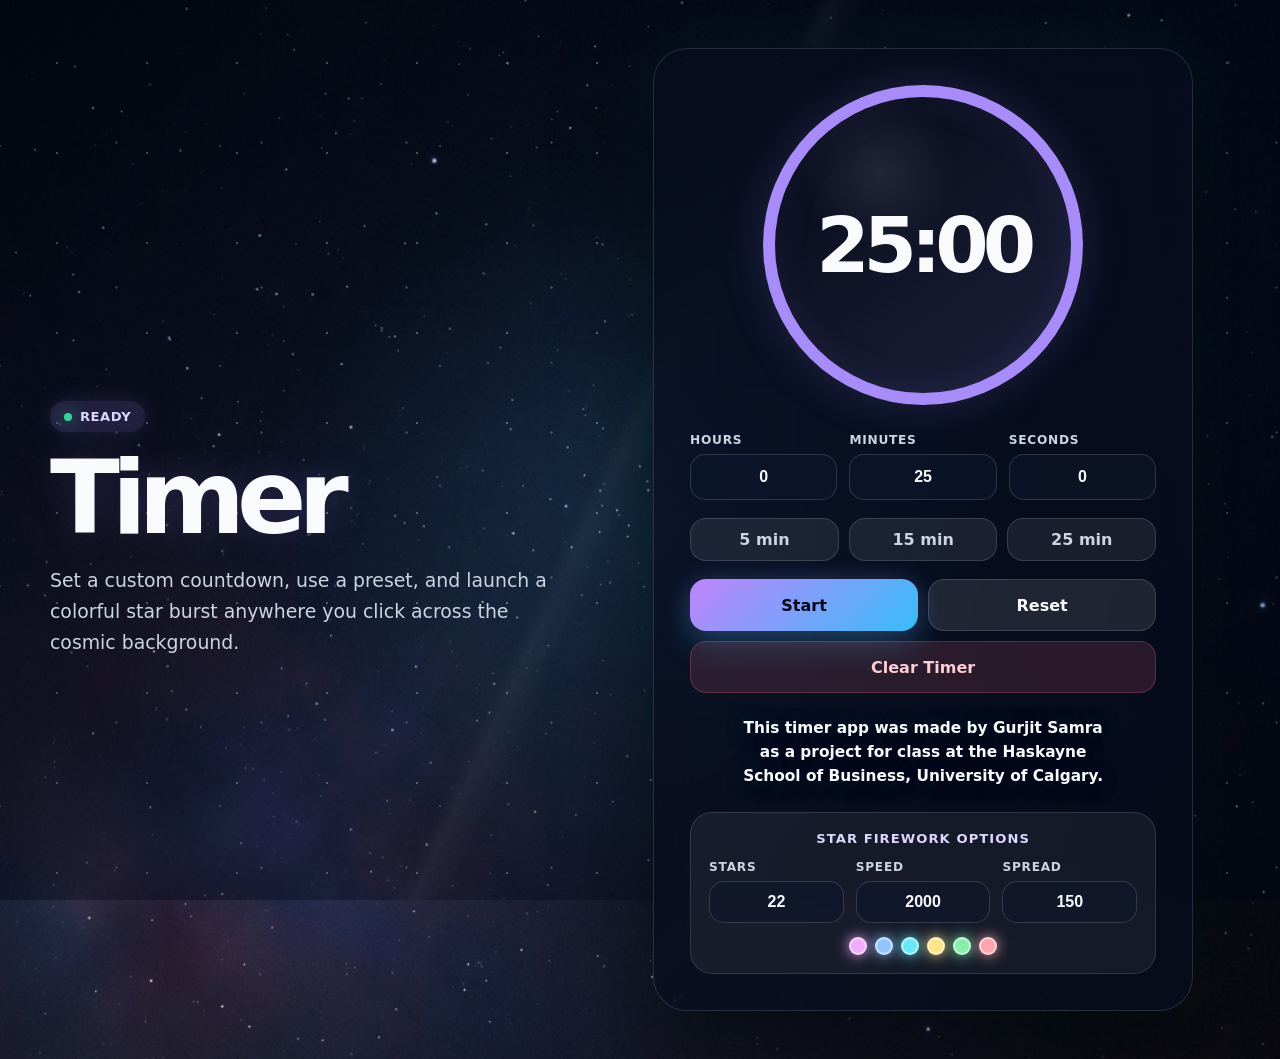
<file: Lab 1/timer-app/index.html>
<!DOCTYPE html>
<html lang="en">
<head>
  <meta charset="UTF-8" />
  <meta name="viewport" content="width=device-width, initial-scale=1.0" />
  <title>Timer</title>
  <link rel="stylesheet" href="css/styles.css" />
</head>
<body>
  <main class="app" aria-label="Space Timer App">
    <section class="hero">
      <div class="badge" aria-live="polite">
        <span class="badge-dot"></span>
        <span id="modeLabel">Ready</span>
      </div>
      <h1>Timer</h1>
      <p class="subtitle">Set a custom countdown, use a preset, and launch a colorful star burst anywhere you click across the cosmic background.</p>
    </section>

    <section class="timer-panel">
      <div class="timer-ring" id="timerRing" role="timer" aria-live="polite">
        <div class="timer-content">
          <div class="time" id="timeDisplay">25:00</div>
        </div>
      </div>

      <div class="inputs" aria-label="Timer duration inputs">
        <div class="field">
          <label for="hours">Hours</label>
          <input id="hours" type="text" value="0" inputmode="numeric" />
        </div>
        <div class="field">
          <label for="minutes">Minutes</label>
          <input id="minutes" type="text" value="25" inputmode="numeric" />
        </div>
        <div class="field">
          <label for="seconds">Seconds</label>
          <input id="seconds" type="text" value="0" inputmode="numeric" />
        </div>
      </div>

      <div class="quick-actions" aria-label="Preset timers">
        <button class="preset" data-minutes="5">5 min</button>
        <button class="preset" data-minutes="15">15 min</button>
        <button class="preset" data-minutes="25">25 min</button>
      </div>

      <div class="controls">
        <button class="btn btn-primary" id="startPauseBtn">Start</button>
        <button class="btn btn-secondary" id="resetBtn">Reset</button>
        <button class="btn btn-danger hidden" id="clearBtn">Clear Timer</button>
      </div>

      <p class="credit-text">This timer app was made by Gurjit Samra as a project for class at the Haskayne School of Business, University of Calgary.</p>

      <div class="customizer" aria-label="Star firework customization options">
        <p class="customizer-title">Star Firework Options</p>
        <div class="customizer-grid">
          <div class="field">
            <label for="starCountInput">Stars</label>
            <input id="starCountInput" type="text" value="22" inputmode="numeric" />
          </div>
          <div class="field">
            <label for="burstSpeedInput">Speed</label>
            <input id="burstSpeedInput" type="text" value="2000" inputmode="numeric" />
          </div>
          <div class="field">
            <label for="spreadInput">Spread</label>
            <input id="spreadInput" type="text" value="150" inputmode="numeric" />
          </div>
        </div>
        <div class="color-row" id="colorPreview" aria-label="Current star colors"></div>
      </div>
    </section>
  </main>

  <audio id="endSound" src="assets/sounds/timer-finished.mp3" preload="auto" loop></audio>

  <script src="js/script.js"></script>
</body>
</html>
</file>
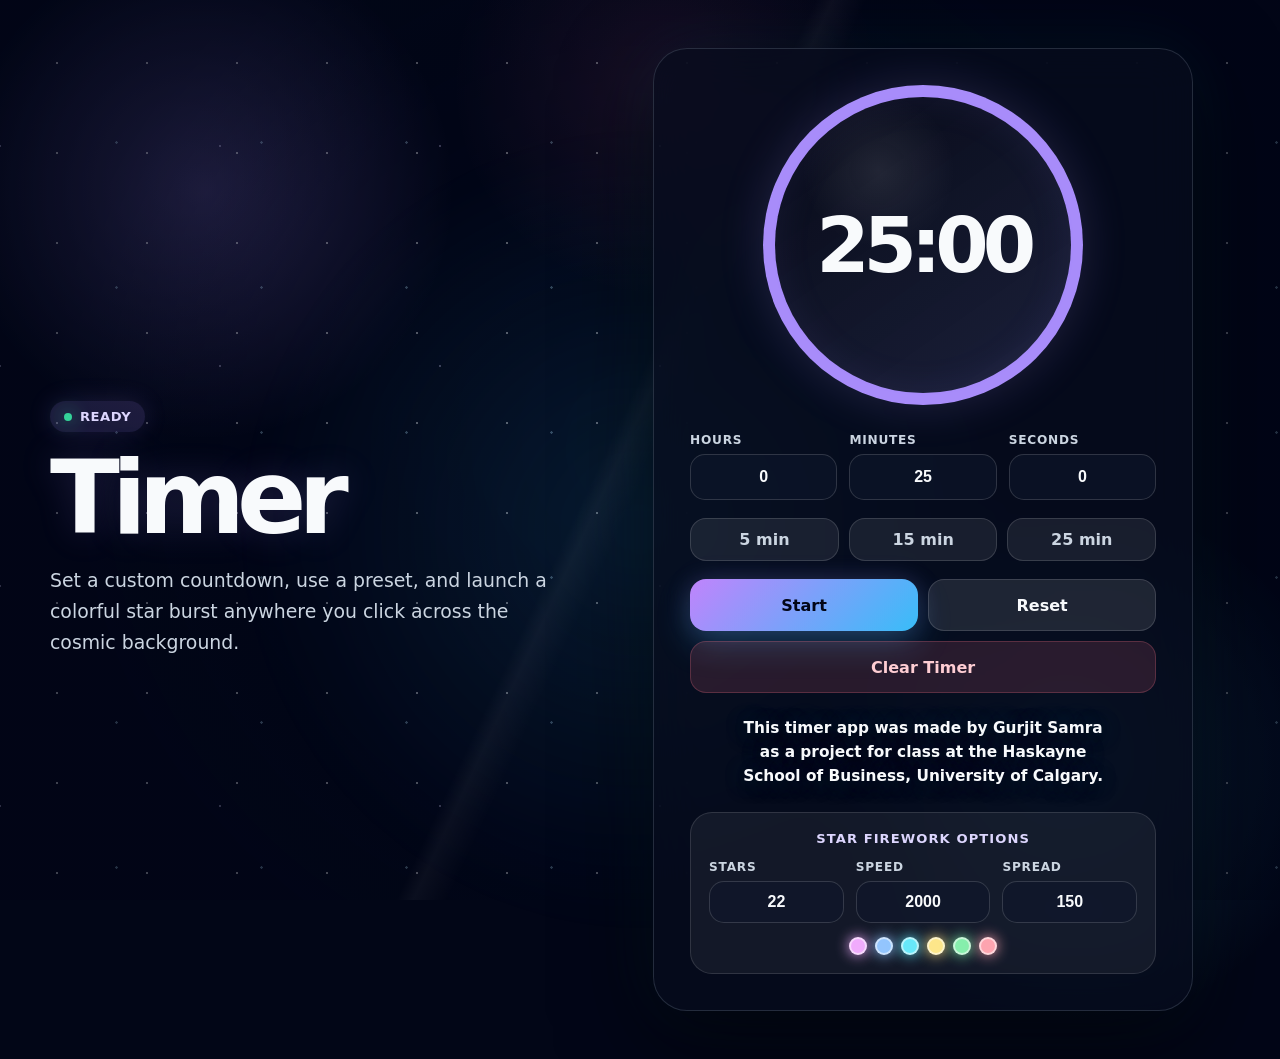
<file: Lab 1/professional_timer_app_v1.0.html>
<!DOCTYPE html>
<html lang="en">
<head>
  <meta charset="UTF-8" />
  <meta name="viewport" content="width=device-width, initial-scale=1.0" />
  <title>Space Timer</title>
  <style>
    :root {
      --bg: #020617;
      --panel: rgba(8, 13, 30, 0.72);
      --panel-border: rgba(148, 163, 184, 0.22);
      --text: #f8fafc;
      --muted: #cbd5e1;
      --primary: #a78bfa;
      --primary-2: #38bdf8;
      --danger: #fb7185;
      --success: #34d399;
      --shadow: 0 28px 90px rgba(0, 0, 0, 0.65);
    }

    * {
      box-sizing: border-box;
      margin: 0;
      padding: 0;
    }

    body {
      min-height: 100vh;
      font-family: Inter, ui-sans-serif, system-ui, -apple-system, BlinkMacSystemFont, "Segoe UI", sans-serif;
      color: var(--text);
      background:
        radial-gradient(circle at 16% 18%, rgba(167, 139, 250, 0.24), transparent 18%),
        radial-gradient(circle at 84% 72%, rgba(56, 189, 248, 0.18), transparent 20%),
        radial-gradient(circle at 52% 8%, rgba(244, 114, 182, 0.12), transparent 18%),
        #020617;
      display: flex;
      align-items: center;
      justify-content: center;
      padding: clamp(16px, 4vw, 48px);
      overflow-x: hidden;
      position: relative;
    }

    body::before,
    body::after {
      content: "";
      position: fixed;
      inset: 0;
      pointer-events: none;
      z-index: -2;
    }

    body::before {
      background-image:
        radial-gradient(circle, rgba(255, 255, 255, 0.92) 0 1px, transparent 1.4px),
        radial-gradient(circle, rgba(186, 230, 253, 0.72) 0 1px, transparent 1.5px),
        radial-gradient(circle, rgba(221, 214, 254, 0.75) 0 1px, transparent 1.4px);
      background-size: 90px 90px, 145px 145px, 220px 220px;
      background-position: 12px 18px, 44px 70px, 110px 36px;
      opacity: 0.42;
    }

    body::after {
      background:
        linear-gradient(115deg, transparent 0 48%, rgba(255, 255, 255, 0.075) 49%, transparent 51% 100%),
        radial-gradient(circle at 50% 50%, transparent 0, rgba(2, 6, 23, 0.74) 76%);
      opacity: 0.5;
      z-index: -1;
    }

    .app {
      width: min(100%, 1180px);
      min-height: min(860px, calc(100vh - 48px));
      display: grid;
      grid-template-columns: minmax(280px, 0.9fr) minmax(320px, 1.1fr);
      align-items: center;
      gap: clamp(24px, 5vw, 72px);
      position: relative;
    }

    .app::before {
      content: "";
      position: absolute;
      inset: 8%;
      z-index: -1;
      border-radius: 999px;
      background: radial-gradient(circle, rgba(56, 189, 248, 0.13), transparent 62%);
      filter: blur(18px);
      pointer-events: none;
    }

    .hero {
      text-align: left;
    }

    .badge {
      display: inline-flex;
      align-items: center;
      gap: 8px;
      padding: 8px 14px;
      border-radius: 999px;
      background: rgba(167, 139, 250, 0.16);
      color: #ddd6fe;
      font-size: 0.82rem;
      font-weight: 800;
      letter-spacing: 0.04em;
      text-transform: uppercase;
      margin-bottom: 20px;
      box-shadow: 0 0 24px rgba(167, 139, 250, 0.16);
    }

    .badge-dot {
      width: 8px;
      height: 8px;
      border-radius: 50%;
      background: var(--success);
      box-shadow: 0 0 18px var(--success);
    }

    h1 {
      font-size: clamp(3.2rem, 8vw, 6.8rem);
      letter-spacing: -0.08em;
      line-height: 0.9;
      margin-bottom: 20px;
      text-shadow: 0 0 36px rgba(167, 139, 250, 0.18);
    }

    .subtitle {
      max-width: 520px;
      color: var(--muted);
      font-size: clamp(1rem, 2vw, 1.18rem);
      line-height: 1.65;
    }

    .timer-panel {
      width: min(100%, 540px);
      justify-self: center;
      padding: clamp(22px, 4vw, 36px);
      background: var(--panel);
      border: 1px solid var(--panel-border);
      border-radius: 34px;
      box-shadow: var(--shadow), 0 0 70px rgba(56, 189, 248, 0.08);
      backdrop-filter: blur(22px);
    }

    .timer-ring {
      position: relative;
      width: min(70vw, 320px);
      height: min(70vw, 320px);
      margin: 0 auto 28px;
      display: grid;
      place-items: center;
      border-radius: 50%;
      background: conic-gradient(var(--primary) 0deg, rgba(255, 255, 255, 0.13) 0deg);
      transition: background 0.4s ease;
      box-shadow: 0 0 45px rgba(167, 139, 250, 0.18), inset 0 0 32px rgba(255, 255, 255, 0.04);
    }

    .timer-ring::before {
      content: "";
      position: absolute;
      inset: 12px;
      border-radius: 50%;
      background:
        radial-gradient(circle at 35% 25%, rgba(255, 255, 255, 0.09), transparent 26%),
        linear-gradient(145deg, rgba(3, 7, 18, 0.98), rgba(15, 23, 42, 0.92));
      box-shadow: inset 0 0 38px rgba(167, 139, 250, 0.08);
    }

    .timer-content {
      position: relative;
      z-index: 1;
      text-align: center;
    }

    .time {
      font-variant-numeric: tabular-nums;
      font-size: clamp(3.2rem, 14vw, 4.8rem);
      font-weight: 850;
      letter-spacing: -0.08em;
    }

    .inputs {
      display: grid;
      grid-template-columns: repeat(3, 1fr);
      gap: 12px;
      margin-bottom: 18px;
    }

    .field {
      display: grid;
      gap: 7px;
    }

    label {
      color: var(--muted);
      font-size: 0.76rem;
      font-weight: 800;
      text-transform: uppercase;
      letter-spacing: 0.06em;
    }

    input {
      width: 100%;
      padding: 13px 10px;
      border-radius: 15px;
      border: 1px solid rgba(255, 255, 255, 0.15);
      background: rgba(15, 23, 42, 0.62);
      color: var(--text);
      font-size: 1rem;
      font-weight: 750;
      text-align: center;
      outline: none;
      transition: border-color 0.2s ease, box-shadow 0.2s ease, background 0.2s ease;
    }

    input:focus {
      border-color: rgba(56, 189, 248, 0.95);
      box-shadow: 0 0 0 4px rgba(56, 189, 248, 0.16);
      background: rgba(15, 23, 42, 0.88);
    }

    .quick-actions,
    .controls {
      display: grid;
      gap: 10px;
    }

    .quick-actions {
      grid-template-columns: repeat(3, 1fr);
      margin-bottom: 18px;
    }

    .controls {
      grid-template-columns: 1fr 1fr;
    }

    button {
      font: inherit;
    }

    .preset,
    .btn {
      border-radius: 16px;
      font-weight: 850;
      cursor: pointer;
      transition: transform 0.18s ease, opacity 0.18s ease, box-shadow 0.18s ease, background 0.18s ease;
    }

    .preset {
      border: 1px solid rgba(255, 255, 255, 0.14);
      background: rgba(255, 255, 255, 0.08);
      color: var(--muted);
      padding: 11px;
    }

    .preset:hover,
    .btn:hover {
      transform: translateY(-1px);
    }

    .btn {
      min-height: 52px;
      border: none;
    }

    .btn-primary {
      background: linear-gradient(135deg, #c084fc, #38bdf8);
      color: #020617;
      box-shadow: 0 14px 34px rgba(56, 189, 248, 0.24), 0 0 26px rgba(192, 132, 252, 0.16);
    }

    .btn-secondary {
      background: rgba(255, 255, 255, 0.1);
      color: var(--text);
      border: 1px solid rgba(255, 255, 255, 0.14);
    }

    .btn-danger {
      grid-column: 1 / -1;
      background: rgba(251, 113, 133, 0.14);
      color: #fecdd3;
      border: 1px solid rgba(251, 113, 133, 0.24);
    }

    .hidden {
      display: none;
    }

    .credit-text {
      width: 100%;
      max-width: 470px;
      margin: 24px auto 0;
      text-align: center;
      color: var(--text);
      font-size: clamp(0.84rem, 2.2vw, 0.96rem);
      line-height: 1.55;
      font-weight: 650;
      text-wrap: balance;
      text-shadow: 0 4px 18px rgba(0, 0, 0, 0.8), 0 0 24px rgba(56, 189, 248, 0.3);
    }

    .customizer {
      margin-top: 24px;
      padding: 18px;
      border-radius: 22px;
      border: 1px solid rgba(255, 255, 255, 0.12);
      background: rgba(255, 255, 255, 0.06);
    }

    .customizer-title {
      margin-bottom: 14px;
      color: #ddd6fe;
      font-size: 0.82rem;
      font-weight: 850;
      letter-spacing: 0.08em;
      text-transform: uppercase;
      text-align: center;
    }

    .customizer-grid {
      display: grid;
      grid-template-columns: repeat(3, 1fr);
      gap: 12px;
    }

    .customizer .field input {
      padding: 11px 8px;
    }

    .color-row {
      display: flex;
      justify-content: center;
      gap: 8px;
      flex-wrap: wrap;
      margin-top: 14px;
    }

    .color-dot {
      width: 18px;
      height: 18px;
      border-radius: 999px;
      border: 2px solid rgba(255, 255, 255, 0.55);
      box-shadow: 0 0 14px currentColor;
    }

    .star-particle {
      position: fixed;
      left: 0;
      top: 0;
      width: 8px;
      height: 8px;
      pointer-events: none;
      z-index: 50;
      transform: translate(-50%, -50%);
      animation: starBurst var(--burst-speed, 2s) ease-out forwards;
      color: var(--star-color, #fff);
      filter: drop-shadow(0 0 8px currentColor);
    }

    .star-particle::before {
      content: "★";
      position: absolute;
      inset: 0;
      display: grid;
      place-items: center;
      font-size: var(--star-size, 13px);
      line-height: 1;
    }

    @keyframes starBurst {
      0% {
        opacity: 1;
        transform: translate(-50%, -50%) scale(0.35) rotate(0deg);
      }

      65% {
        opacity: 1;
      }

      100% {
        opacity: 0;
        transform: translate(calc(-50% + var(--x)), calc(-50% + var(--y))) scale(0.05) rotate(220deg);
      }
    }

    @media (max-width: 860px) {
      body {
        align-items: flex-start;
      }

      .app {
        min-height: auto;
        grid-template-columns: 1fr;
        gap: 26px;
      }

      .hero {
        text-align: center;
        padding: 12px 4px 0;
      }

      .subtitle {
        margin: 0 auto;
      }

      .timer-panel {
        width: 100%;
      }
    }

    @media (max-width: 480px) {
      body {
        padding: 16px;
      }

      .timer-panel {
        padding: 20px;
        border-radius: 24px;
      }

      .inputs,
      .quick-actions,
      .customizer-grid {
        gap: 8px;
      }

      .controls {
        grid-template-columns: 1fr;
      }

      .btn-danger {
        grid-column: auto;
      }
    }
  </style>
</head>
<body>
  <main class="app" aria-label="Space Timer App">
    <section class="hero">
      <div class="badge" aria-live="polite">
        <span class="badge-dot"></span>
        <span id="modeLabel">Ready</span>
      </div>
      <h1>Timer</h1>
      <p class="subtitle">Set a custom countdown, use a preset, and launch a colorful star burst anywhere you click across the cosmic background.</p>
    </section>

    <section class="timer-panel">
      <div class="timer-ring" id="timerRing" role="timer" aria-live="polite">
        <div class="timer-content">
          <div class="time" id="timeDisplay">25:00</div>
        </div>
      </div>

      <div class="inputs" aria-label="Timer duration inputs">
        <div class="field">
          <label for="hours">Hours</label>
          <input id="hours" type="text" value="0" inputmode="numeric" />
        </div>
        <div class="field">
          <label for="minutes">Minutes</label>
          <input id="minutes" type="text" value="25" inputmode="numeric" />
        </div>
        <div class="field">
          <label for="seconds">Seconds</label>
          <input id="seconds" type="text" value="0" inputmode="numeric" />
        </div>
      </div>

      <div class="quick-actions" aria-label="Preset timers">
        <button class="preset" data-minutes="5">5 min</button>
        <button class="preset" data-minutes="15">15 min</button>
        <button class="preset" data-minutes="25">25 min</button>
      </div>

      <div class="controls">
        <button class="btn btn-primary" id="startPauseBtn">Start</button>
        <button class="btn btn-secondary" id="resetBtn">Reset</button>
        <button class="btn btn-danger hidden" id="clearBtn">Clear Timer</button>
      </div>

      <p class="credit-text">This timer app was made by Gurjit Samra as a project for class at the Haskayne School of Business, University of Calgary.</p>

      <div class="customizer" aria-label="Star firework customization options">
        <p class="customizer-title">Star Firework Options</p>
        <div class="customizer-grid">
          <div class="field">
            <label for="starCountInput">Stars</label>
            <input id="starCountInput" type="text" value="22" inputmode="numeric" />
          </div>
          <div class="field">
            <label for="burstSpeedInput">Speed</label>
            <input id="burstSpeedInput" type="text" value="2000" inputmode="numeric" />
          </div>
          <div class="field">
            <label for="spreadInput">Spread</label>
            <input id="spreadInput" type="text" value="150" inputmode="numeric" />
          </div>
        </div>
        <div class="color-row" id="colorPreview" aria-label="Current star colors"></div>
      </div>
    </section>
  </main>

  <script>
    /*
      Star firework customization:
      - Change STAR_COLORS to control the burst colors.
      - Change starCount or the Stars input to add/remove stars per click.
      - Change burstSpeedMs or the Speed input to make the animation faster or slower.
      - Change MIN_DISTANCE and maxDistance or the Spread input to control how far stars travel.
    */
    const STAR_COLORS = ["#f0abfc", "#93c5fd", "#67e8f9", "#fde68a", "#86efac", "#fda4af"];
    let starCount = 22;
    let burstSpeedMs = 2000;
    const MIN_DISTANCE = 50;
    let maxDistance = 150;

    const hoursInput = document.getElementById("hours");
    const minutesInput = document.getElementById("minutes");
    const secondsInput = document.getElementById("seconds");
    const timeDisplay = document.getElementById("timeDisplay");
    const modeLabel = document.getElementById("modeLabel");
    const timerRing = document.getElementById("timerRing");
    const startPauseBtn = document.getElementById("startPauseBtn");
    const resetBtn = document.getElementById("resetBtn");
    const clearBtn = document.getElementById("clearBtn");
    const presetButtons = document.querySelectorAll(".preset");
    const starCountInput = document.getElementById("starCountInput");
    const burstSpeedInput = document.getElementById("burstSpeedInput");
    const spreadInput = document.getElementById("spreadInput");
    const colorPreview = document.getElementById("colorPreview");

    let totalSeconds = 25 * 60;
    let remainingSeconds = totalSeconds;
    let timerId = null;
    let isRunning = false;

    function clamp(value, min, max) {
      const number = Number(value);
      if (Number.isNaN(number)) return min;
      return Math.min(Math.max(Math.floor(number), min), max);
    }

    function createStarBurst(x, y) {
      for (let i = 0; i < starCount; i += 1) {
        const star = document.createElement("span");
        const angle = Math.random() * Math.PI * 2;
        const distance = MIN_DISTANCE + Math.random() * (maxDistance - MIN_DISTANCE);
        const starX = Math.cos(angle) * distance;
        const starY = Math.sin(angle) * distance;
        const color = STAR_COLORS[Math.floor(Math.random() * STAR_COLORS.length)];
        const size = 9 + Math.random() * 10;

        star.className = "star-particle";
        star.style.left = `${x}px`;
        star.style.top = `${y}px`;
        star.style.setProperty("--x", `${starX}px`);
        star.style.setProperty("--y", `${starY}px`);
        star.style.setProperty("--star-color", color);
        star.style.setProperty("--star-size", `${size}px`);
        star.style.setProperty("--burst-speed", `${burstSpeedMs}ms`);

        document.body.appendChild(star);

        window.setTimeout(() => {
          star.remove();
        }, burstSpeedMs);
      }
    }

    function getInputSeconds() {
      const hours = Math.max(0, Number(hoursInput.value) || 0);
      const minutes = Math.max(0, Number(minutesInput.value) || 0);
      const seconds = Math.max(0, Number(secondsInput.value) || 0);

      return Math.floor(hours * 3600 + minutes * 60 + seconds);
    }

    function formatTime(seconds) {
      const hrs = Math.floor(seconds / 3600);
      const mins = Math.floor((seconds % 3600) / 60);
      const secs = seconds % 60;

      if (hrs > 0) {
        return `${String(hrs).padStart(2, "0")}:${String(mins).padStart(2, "0")}:${String(secs).padStart(2, "0")}`;
      }

      return `${String(mins).padStart(2, "0")}:${String(secs).padStart(2, "0")}`;
    }

    function updateProgressRing() {
      const progress = totalSeconds === 0 ? 0 : (remainingSeconds / totalSeconds) * 360;
      timerRing.style.background = `conic-gradient(var(--primary) ${progress}deg, rgba(255, 255, 255, 0.13) ${progress}deg)`;
    }

    function updateDisplay() {
      timeDisplay.textContent = formatTime(remainingSeconds);
      updateProgressRing();
    }

    function setInputsFromSeconds(seconds) {
      const hrs = Math.floor(seconds / 3600);
      const mins = Math.floor((seconds % 3600) / 60);
      const secs = seconds % 60;

      hoursInput.value = hrs;
      minutesInput.value = mins;
      secondsInput.value = secs;
    }

    function syncTimerFromInputs() {
      totalSeconds = getInputSeconds();
      remainingSeconds = totalSeconds;
      updateDisplay();
      clearBtn.classList.toggle("hidden", totalSeconds === 0);
    }

    function setRunningState(running) {
      isRunning = running;
      startPauseBtn.textContent = running ? "Pause" : "Start";
      modeLabel.textContent = running ? "Running" : "Ready";

      [hoursInput, minutesInput, secondsInput, ...presetButtons].forEach((element) => {
        element.disabled = running;
        element.style.opacity = running ? "0.55" : "1";
        element.style.cursor = running ? "not-allowed" : "pointer";
      });
    }

    function startTimer() {
      if (isRunning) return;

      if (remainingSeconds <= 0) {
        syncTimerFromInputs();
      }

      if (remainingSeconds <= 0) {
        modeLabel.textContent = "Needs Time";
        return;
      }

      setRunningState(true);

      timerId = setInterval(() => {
        remainingSeconds -= 1;
        updateDisplay();

        if (remainingSeconds <= 0) {
          clearInterval(timerId);
          timerId = null;
          setRunningState(false);
          modeLabel.textContent = "Complete";
          startPauseBtn.textContent = "Start Again";
          timerRing.style.background = "conic-gradient(var(--success) 360deg, rgba(255, 255, 255, 0.13) 360deg)";
        }
      }, 1000);
    }

    function pauseTimer() {
      clearInterval(timerId);
      timerId = null;
      setRunningState(false);
      modeLabel.textContent = "Paused";
    }

    function resetTimer() {
      clearInterval(timerId);
      timerId = null;
      remainingSeconds = totalSeconds;
      updateDisplay();
      setRunningState(false);
      modeLabel.textContent = "Ready";
    }

    function clearTimer() {
      clearInterval(timerId);
      timerId = null;
      totalSeconds = 0;
      remainingSeconds = 0;
      setInputsFromSeconds(0);
      updateDisplay();
      setRunningState(false);
      modeLabel.textContent = "Ready";
      clearBtn.classList.add("hidden");
    }

    function renderColorPreview() {
      colorPreview.innerHTML = "";

      STAR_COLORS.forEach((color) => {
        const dot = document.createElement("span");
        dot.className = "color-dot";
        dot.style.background = color;
        dot.style.color = color;
        colorPreview.appendChild(dot);
      });
    }

    function updateFireworkOptions() {
      starCount = clamp(starCountInput.value, 5, 80);
      burstSpeedMs = clamp(burstSpeedInput.value, 300, 5000);
      maxDistance = clamp(spreadInput.value, 40, 300);
    }

    document.addEventListener("click", (event) => {
      createStarBurst(event.clientX, event.clientY);
    });

    startPauseBtn.addEventListener("click", () => {
      if (isRunning) {
        pauseTimer();
      } else {
        startTimer();
      }
    });

    resetBtn.addEventListener("click", resetTimer);
    clearBtn.addEventListener("click", clearTimer);

    [hoursInput, minutesInput, secondsInput].forEach((input) => {
      input.addEventListener("input", () => {
        if (!isRunning) {
          syncTimerFromInputs();
          modeLabel.textContent = "Ready";
        }
      });
    });

    presetButtons.forEach((button) => {
      button.addEventListener("click", () => {
        const minutes = Number(button.dataset.minutes);
        totalSeconds = minutes * 60;
        remainingSeconds = totalSeconds;
        setInputsFromSeconds(totalSeconds);
        updateDisplay();
        clearBtn.classList.remove("hidden");
        modeLabel.textContent = "Ready";
      });
    });

    [starCountInput, burstSpeedInput, spreadInput].forEach((input) => {
      input.addEventListener("input", updateFireworkOptions);
    });

    renderColorPreview();
    updateFireworkOptions();
    syncTimerFromInputs();
  </script>
</body>
</html>
</file>
<file: Lab 1/timer-app/css/styles.css>
:root {
  --bg: #020617;
  --panel: rgba(8, 13, 30, 0.72);
  --panel-border: rgba(148, 163, 184, 0.22);
  --text: #f8fafc;
  --muted: #cbd5e1;
  --primary: #a78bfa;
  --primary-2: #38bdf8;
  --danger: #fb7185;
  --success: #34d399;
  --shadow: 0 28px 90px rgba(0, 0, 0, 0.65);
}

* {
  box-sizing: border-box;
  margin: 0;
  padding: 0;
}

body {
  min-height: 100vh;
  font-family: Inter, ui-sans-serif, system-ui, -apple-system, BlinkMacSystemFont, "Segoe UI", sans-serif;
  color: var(--text);
  background-image: url('../assets/images/background.jpg');
  background-size: cover;
  background-position: center;
  display: flex;
  align-items: center;
  justify-content: center;
  padding: clamp(16px, 4vw, 48px);
  overflow-x: hidden;
  position: relative;
}

body::before,
body::after {
  content: "";
  position: fixed;
  inset: 0;
  pointer-events: none;
  z-index: -2;
}

body::before {
  background-image:
    radial-gradient(circle, rgba(255, 255, 255, 0.92) 0 1px, transparent 1.4px),
    radial-gradient(circle, rgba(186, 230, 253, 0.72) 0 1px, transparent 1.5px),
    radial-gradient(circle, rgba(221, 214, 254, 0.75) 0 1px, transparent 1.4px);
  background-size: 90px 90px, 145px 145px, 220px 220px;
  background-position: 12px 18px, 44px 70px, 110px 36px;
  opacity: 0.42;
}

body::after {
  background:
    linear-gradient(115deg, transparent 0 48%, rgba(255, 255, 255, 0.075) 49%, transparent 51% 100%),
    radial-gradient(circle at 50% 50%, transparent 0, rgba(2, 6, 23, 0.74) 76%);
  opacity: 0.5;
  z-index: -1;
}

.app {
  width: min(100%, 1180px);
  min-height: min(860px, calc(100vh - 48px));
  display: grid;
  grid-template-columns: minmax(280px, 0.9fr) minmax(320px, 1.1fr);
  align-items: center;
  gap: clamp(24px, 5vw, 72px);
  position: relative;
}

.app::before {
  content: "";
  position: absolute;
  inset: 8%;
  z-index: -1;
  border-radius: 999px;
  background: radial-gradient(circle, rgba(56, 189, 248, 0.13), transparent 62%);
  filter: blur(18px);
  pointer-events: none;
}

.hero {
  text-align: left;
}

.badge {
  display: inline-flex;
  align-items: center;
  gap: 8px;
  padding: 8px 14px;
  border-radius: 999px;
  background: rgba(167, 139, 250, 0.16);
  color: #ddd6fe;
  font-size: 0.82rem;
  font-weight: 800;
  letter-spacing: 0.04em;
  text-transform: uppercase;
  margin-bottom: 20px;
  box-shadow: 0 0 24px rgba(167, 139, 250, 0.16);
}

.badge-dot {
  width: 8px;
  height: 8px;
  border-radius: 50%;
  background: var(--success);
  box-shadow: 0 0 18px var(--success);
}

h1 {
  font-size: clamp(3.2rem, 8vw, 6.8rem);
  letter-spacing: -0.08em;
  line-height: 0.9;
  margin-bottom: 20px;
  text-shadow: 0 0 36px rgba(167, 139, 250, 0.18);
}

.subtitle {
  max-width: 520px;
  color: var(--muted);
  font-size: clamp(1rem, 2vw, 1.18rem);
  line-height: 1.65;
}

.timer-panel {
  width: min(100%, 540px);
  justify-self: center;
  padding: clamp(22px, 4vw, 36px);
  background: var(--panel);
  border: 1px solid var(--panel-border);
  border-radius: 34px;
  box-shadow: var(--shadow), 0 0 70px rgba(56, 189, 248, 0.08);
  backdrop-filter: blur(22px);
}

.timer-ring {
  position: relative;
  width: min(70vw, 320px);
  height: min(70vw, 320px);
  margin: 0 auto 28px;
  display: grid;
  place-items: center;
  border-radius: 50%;
  background: conic-gradient(var(--primary) 0deg, rgba(255, 255, 255, 0.13) 0deg);
  transition: background 0.4s ease;
  box-shadow: 0 0 45px rgba(167, 139, 250, 0.18), inset 0 0 32px rgba(255, 255, 255, 0.04);
}

.timer-ring::before {
  content: "";
  position: absolute;
  inset: 12px;
  border-radius: 50%;
  background:
    radial-gradient(circle at 35% 25%, rgba(255, 255, 255, 0.09), transparent 26%),
    linear-gradient(145deg, rgba(3, 7, 18, 0.98), rgba(15, 23, 42, 0.92));
  box-shadow: inset 0 0 38px rgba(167, 139, 250, 0.08);
}

.timer-content {
  position: relative;
  z-index: 1;
  text-align: center;
}

.time {
  font-variant-numeric: tabular-nums;
  font-size: clamp(3.2rem, 14vw, 4.8rem);
  font-weight: 850;
  letter-spacing: -0.08em;
}

.inputs {
  display: grid;
  grid-template-columns: repeat(3, 1fr);
  gap: 12px;
  margin-bottom: 18px;
}

.field {
  display: grid;
  gap: 7px;
}

label {
  color: var(--muted);
  font-size: 0.76rem;
  font-weight: 800;
  text-transform: uppercase;
  letter-spacing: 0.06em;
}

input {
  width: 100%;
  padding: 13px 10px;
  border-radius: 15px;
  border: 1px solid rgba(255, 255, 255, 0.15);
  background: rgba(15, 23, 42, 0.62);
  color: var(--text);
  font-size: 1rem;
  font-weight: 750;
  text-align: center;
  outline: none;
  transition: border-color 0.2s ease, box-shadow 0.2s ease, background 0.2s ease;
}

input:focus {
  border-color: rgba(56, 189, 248, 0.95);
  box-shadow: 0 0 0 4px rgba(56, 189, 248, 0.16);
  background: rgba(15, 23, 42, 0.88);
}

.quick-actions,
.controls {
  display: grid;
  gap: 10px;
}

.quick-actions {
  grid-template-columns: repeat(3, 1fr);
  margin-bottom: 18px;
}

.controls {
  grid-template-columns: 1fr 1fr;
}

button {
  font: inherit;
}

.preset,
.btn {
  border-radius: 16px;
  font-weight: 850;
  cursor: pointer;
  transition: transform 0.18s ease, opacity 0.18s ease, box-shadow 0.18s ease, background 0.18s ease;
}

.preset {
  border: 1px solid rgba(255, 255, 255, 0.14);
  background: rgba(255, 255, 255, 0.08);
  color: var(--muted);
  padding: 11px;
}

.preset:hover,
.btn:hover {
  transform: translateY(-1px);
}

.btn {
  min-height: 52px;
  border: none;
}

.btn-primary {
  background: linear-gradient(135deg, #c084fc, #38bdf8);
  color: #020617;
  box-shadow: 0 14px 34px rgba(56, 189, 248, 0.24), 0 0 26px rgba(192, 132, 252, 0.16);
}

.btn-secondary {
  background: rgba(255, 255, 255, 0.1);
  color: var(--text);
  border: 1px solid rgba(255, 255, 255, 0.14);
}

.btn-danger {
  grid-column: 1 / -1;
  background: rgba(251, 113, 133, 0.14);
  color: #fecdd3;
  border: 1px solid rgba(251, 113, 133, 0.24);
}

.hidden {
  display: none;
}

.credit-text {
  width: 100%;
  max-width: 470px;
  margin: 24px auto 0;
  text-align: center;
  color: var(--text);
  font-size: clamp(0.84rem, 2.2vw, 0.96rem);
  line-height: 1.55;
  font-weight: 650;
  text-wrap: balance;
  text-shadow: 0 4px 18px rgba(0, 0, 0, 0.8), 0 0 24px rgba(56, 189, 248, 0.3);
}

.customizer {
  margin-top: 24px;
  padding: 18px;
  border-radius: 22px;
  border: 1px solid rgba(255, 255, 255, 0.12);
  background: rgba(255, 255, 255, 0.06);
}

.customizer-title {
  margin-bottom: 14px;
  color: #ddd6fe;
  font-size: 0.82rem;
  font-weight: 850;
  letter-spacing: 0.08em;
  text-transform: uppercase;
  text-align: center;
}

.customizer-grid {
  display: grid;
  grid-template-columns: repeat(3, 1fr);
  gap: 12px;
}

.customizer .field input {
  padding: 11px 8px;
}

.color-row {
  display: flex;
  justify-content: center;
  gap: 8px;
  flex-wrap: wrap;
  margin-top: 14px;
}

.color-dot {
  width: 18px;
  height: 18px;
  border-radius: 999px;
  border: 2px solid rgba(255, 255, 255, 0.55);
  box-shadow: 0 0 14px currentColor;
}

.star-particle {
  position: fixed;
  left: 0;
  top: 0;
  width: 8px;
  height: 8px;
  pointer-events: none;
  z-index: 50;
  transform: translate(-50%, -50%);
  animation: starBurst var(--burst-speed, 2s) ease-out forwards;
  color: var(--star-color, #fff);
  filter: drop-shadow(0 0 8px currentColor);
}

.star-particle::before {
  content: "★";
  position: absolute;
  inset: 0;
  display: grid;
  place-items: center;
  font-size: var(--star-size, 13px);
  line-height: 1;
}

@keyframes starBurst {
  0% {
    opacity: 1;
    transform: translate(-50%, -50%) scale(0.35) rotate(0deg);
  }

  65% {
    opacity: 1;
  }

  100% {
    opacity: 0;
    transform: translate(calc(-50% + var(--x)), calc(-50% + var(--y))) scale(0.05) rotate(220deg);
  }
}

@media (max-width: 860px) {
  body {
    align-items: flex-start;
  }

  .app {
    min-height: auto;
    grid-template-columns: 1fr;
    gap: 26px;
  }

  .hero {
    text-align: center;
    padding: 12px 4px 0;
  }

  .subtitle {
    margin: 0 auto;
  }

  .timer-panel {
    width: 100%;
  }
}

@media (max-width: 480px) {
  body {
    padding: 16px;
  }

  .timer-panel {
    padding: 20px;
    border-radius: 24px;
  }

  .inputs,
  .quick-actions,
  .customizer-grid {
    gap: 8px;
  }

  .controls {
    grid-template-columns: 1fr;
  }

  .btn-danger {
    grid-column: auto;
  }
}
</file>
